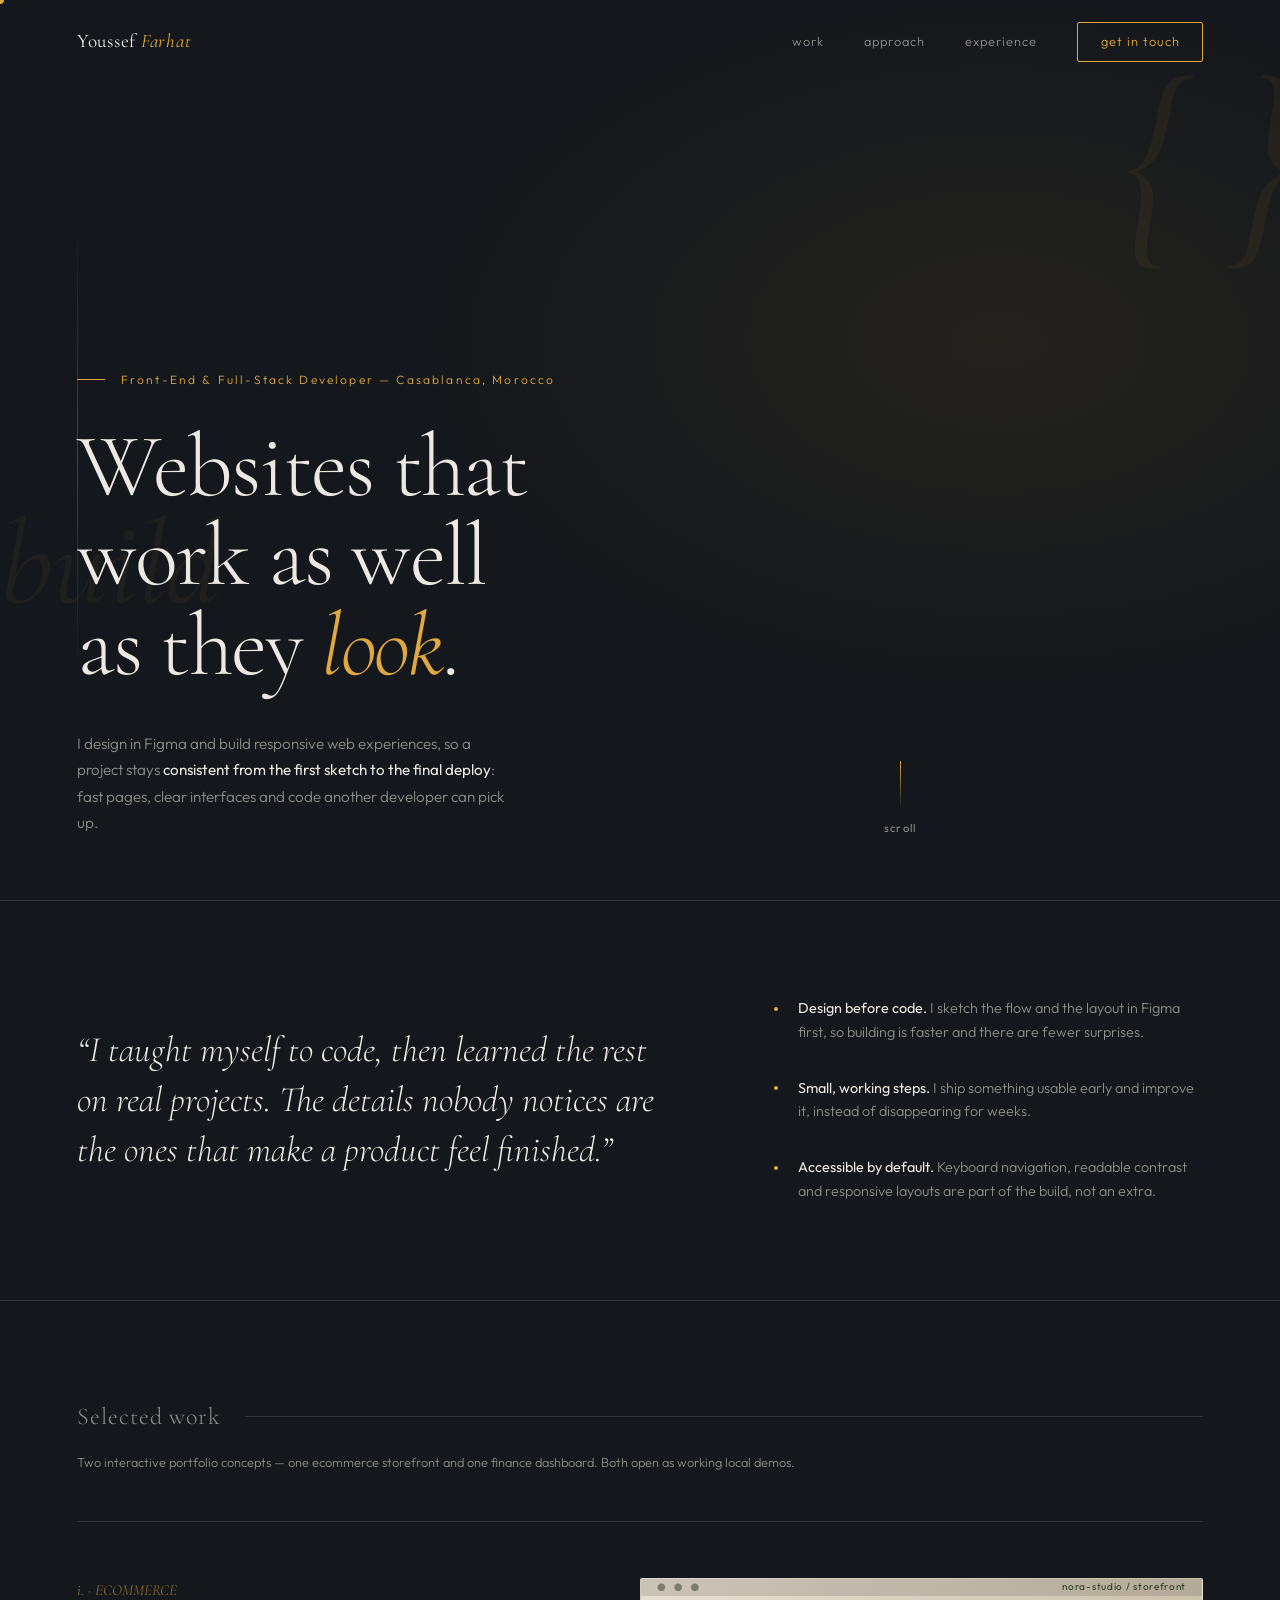
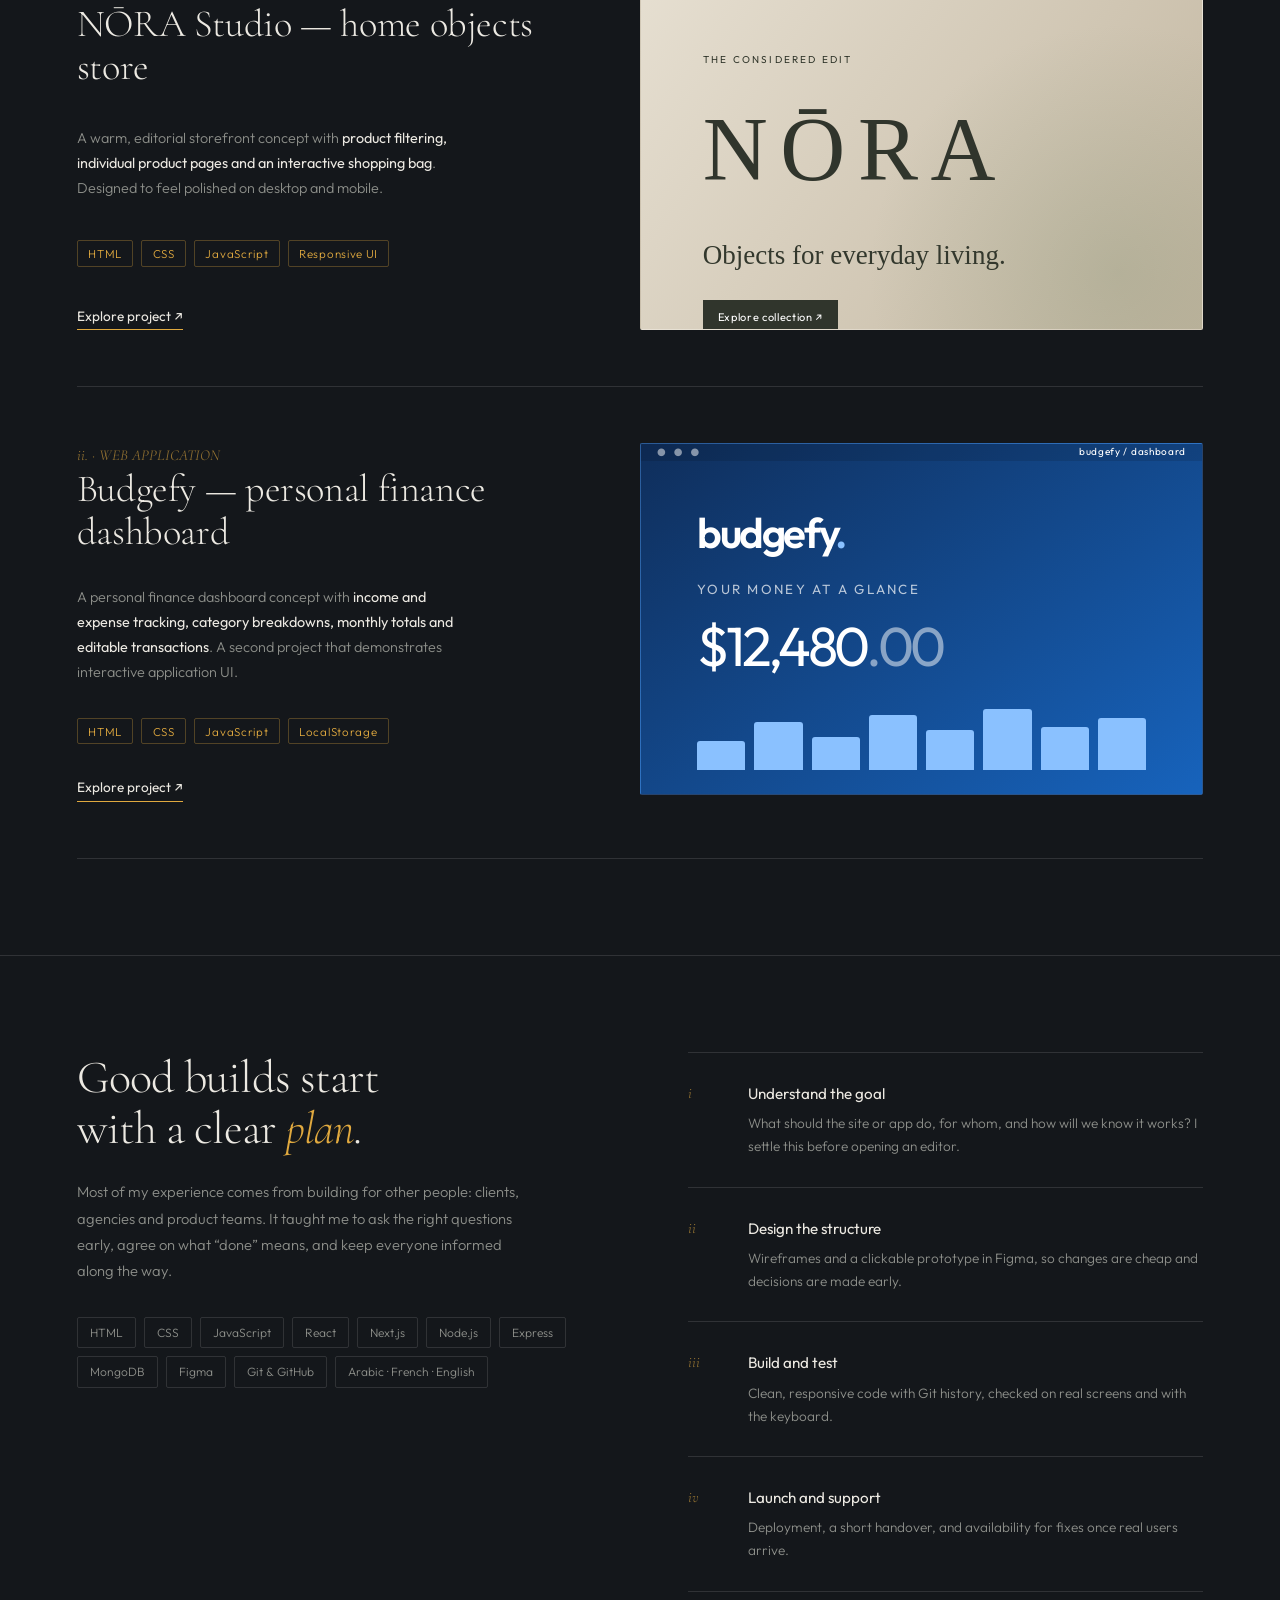
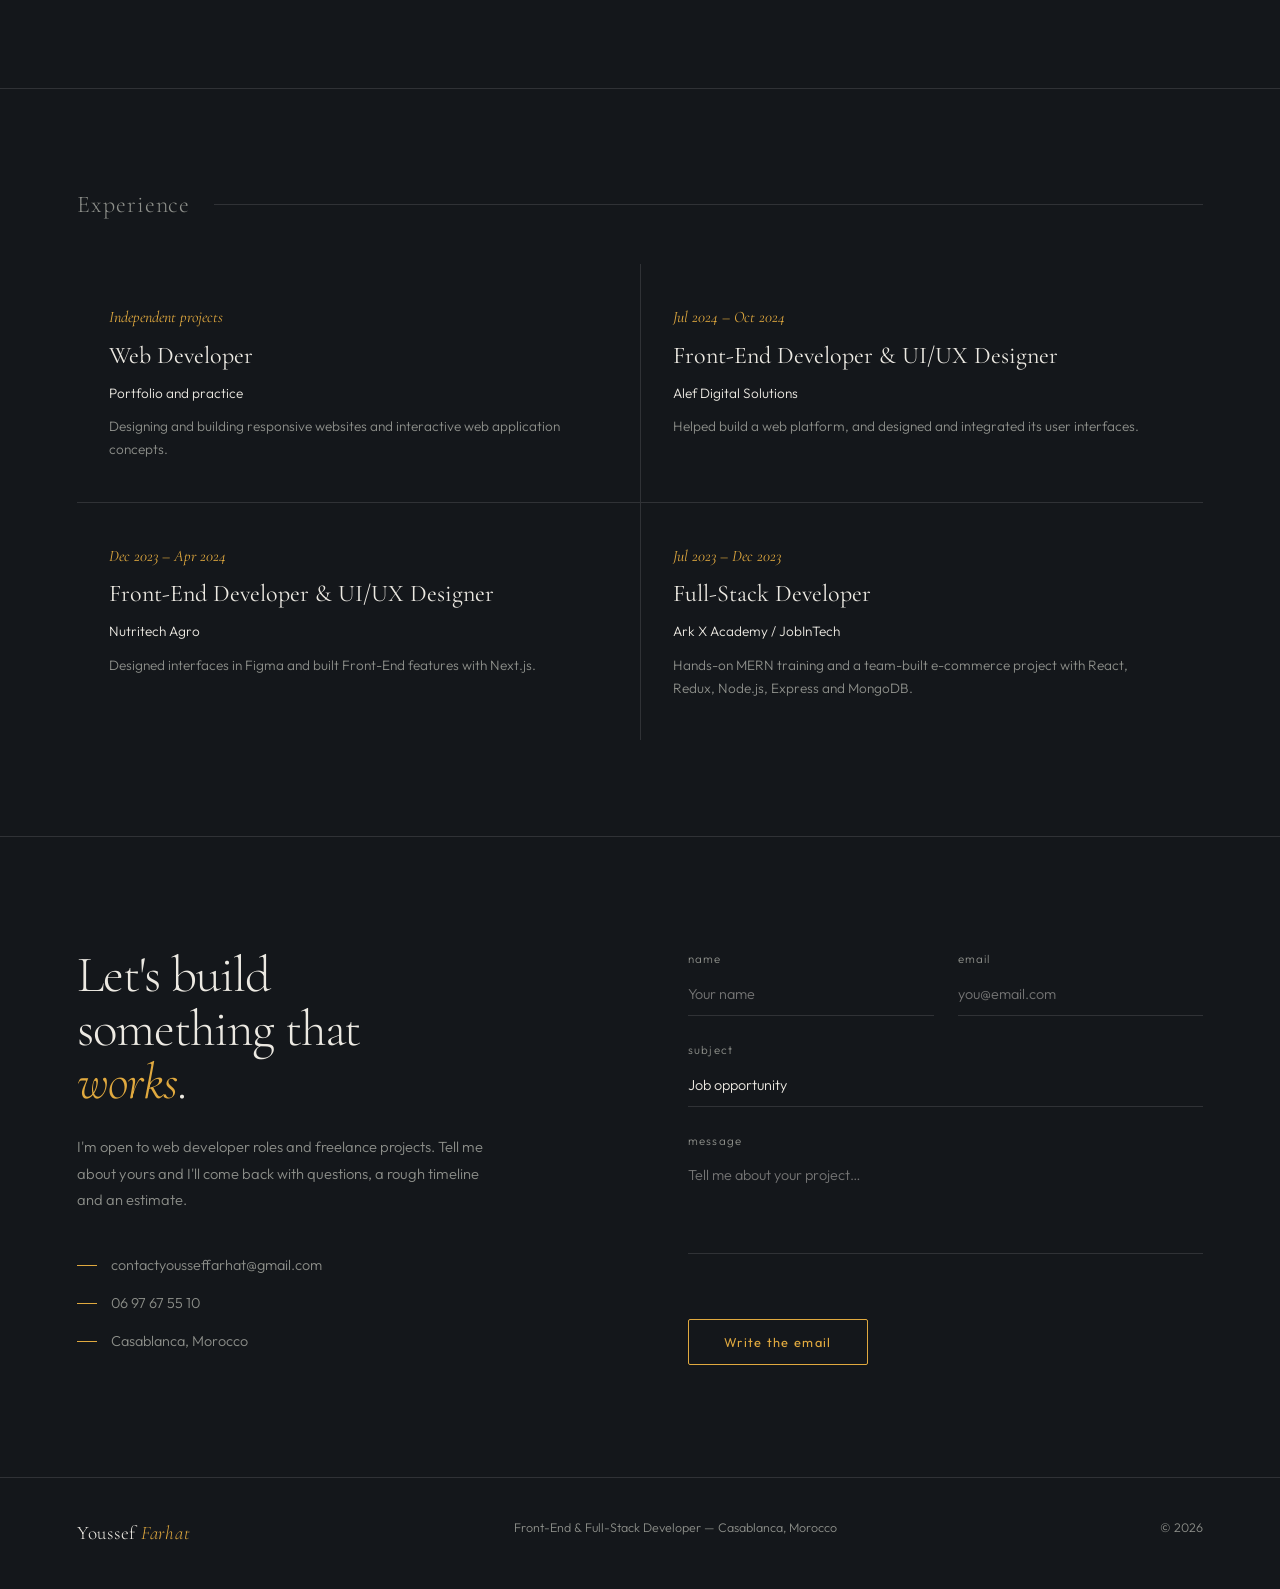
<file: portfolio/index.html>
<!doctype html>
<html lang="en">
<head>
<meta charset="UTF-8">
<meta name="viewport" content="width=device-width, initial-scale=1.0">
<title>Youssef Farhat — Front-End & Full-Stack Developer</title>
<meta name="description" content="Portfolio of Youssef Farhat, web developer in Casablanca: React, Next.js, Node.js and UI/UX.">
<link rel="preconnect" href="https://fonts.googleapis.com">
<link rel="preconnect" href="https://fonts.gstatic.com" crossorigin>
<link href="https://fonts.googleapis.com/css2?family=Cormorant+Garamond:ital,wght@0,300;0,400;1,300;1,400&family=Outfit:wght@300;400&display=swap" rel="stylesheet">
<script>document.documentElement.classList.add("js")</script>
<link rel="stylesheet" href="style.css">
</head>
<body>
<div class="cursor" id="cursor"></div>

<header id="hdr">
  <a class="logo" href="#top">Youssef <span>Farhat</span></a>
  <nav>
    <a href="#work">work</a>
    <a href="#approach">approach</a>
    <a href="#experience">experience</a>
    <a href="#contact" class="cta">get in touch</a>
  </nav>
  <button class="burger" id="burger" aria-label="Open menu"><span></span><span></span><span></span></button>
</header>
<div class="mob" id="mob">
  <a href="#work">work</a><a href="#approach">approach</a><a href="#experience">experience</a><a href="#contact">contact</a>
</div>

<main id="top">
  <section class="hero">
    <div class="float f1" aria-hidden="true">{ }</div>
    <div class="float f2" aria-hidden="true">build</div>
    <div class="hero-in">
      <p class="over">Front-End &amp; Full-Stack Developer — Casablanca, Morocco</p>
      <h1>Websites that<br>work as well<br>as they <em>look</em>.</h1>
      <div class="hero-bot">
        <p>I design in Figma and build responsive web experiences, so a project stays <strong>consistent from the first sketch to the final deploy</strong>: fast pages, clear interfaces and code another developer can pick up.</p>
        <div class="scroll" aria-hidden="true"><i></i><span>scroll</span></div>
      </div>
    </div>
  </section>

  <section class="sec man">
    <p class="quote rv">“I taught myself to code, then learned the rest on real projects. The details nobody notices are the ones that make a product feel finished.”</p>
    <div class="pillars rv">
      <p class="pillar"><span><strong>Design before code.</strong> I sketch the flow and the layout in Figma first, so building is faster and there are fewer surprises.</span></p>
      <p class="pillar"><span><strong>Small, working steps.</strong> I ship something usable early and improve it, instead of disappearing for weeks.</span></p>
      <p class="pillar"><span><strong>Accessible by default.</strong> Keyboard navigation, readable contrast and responsive layouts are part of the build, not an extra.</span></p>
    </div>
  </section>

  <section class="sec" id="work">
    <p class="title">Selected work</p>
    <p class="note">Two interactive portfolio concepts — one ecommerce storefront and one finance dashboard. Both open as working local demos.</p>

    <article class="project rv">
      <div class="p-left">
        <div><p class="num">i. · ECOMMERCE</p><h3>NŌRA Studio — home objects store</h3></div>
        <p class="p-desc">A warm, editorial storefront concept with <strong>product filtering, individual product pages and an interactive shopping bag</strong>. Designed to feel polished on desktop and mobile.</p>
        <div class="chips"><span class="chip">HTML</span><span class="chip">CSS</span><span class="chip">JavaScript</span><span class="chip">Responsive UI</span></div>
        <div class="links"><a href="../nora/index.html" target="_blank" rel="noopener">Explore project ↗</a></div>
      </div>
      <a class="p-right project-preview nora-preview" href="nora/index.html" aria-label="Open NŌRA Studio project">
        <div class="preview-browser"><span>● ● ●</span><span>nora-studio / storefront</span></div>
        <div class="nora-preview-inner"><small>THE CONSIDERED EDIT</small><strong>NŌRA</strong><span>Objects for everyday living.</span><span class="preview-pill">Explore collection ↗</span></div>
      </a>
    </article>
    <article class="project rv">
      <div class="p-left">
        <div><p class="num">ii. · WEB APPLICATION</p><h3>Budgefy — personal finance dashboard</h3></div>
        <p class="p-desc">A personal finance dashboard concept with <strong>income and expense tracking, category breakdowns, monthly totals and editable transactions</strong>. A second project that demonstrates interactive application UI.</p>
        <div class="chips"><span class="chip">HTML</span><span class="chip">CSS</span><span class="chip">JavaScript</span><span class="chip">LocalStorage</span></div>
        <div class="links"><a href="../budgefy/index.html" target="_blank" rel="noopener">Explore project ↗</a></div>
      </div>
      <a class="p-right project-preview budget-preview" href="budgefy/index.html" aria-label="Open Budgefy dashboard">
        <div class="preview-browser"><span>● ● ●</span><span>budgefy / dashboard</span></div>
        <div class="budget-preview-inner"><strong>budgefy<span>.</span></strong><small>YOUR MONEY AT A GLANCE</small><div class="budget-number">$12,480<span>.00</span></div><div class="budget-bars"><i></i><i></i><i></i><i></i><i></i><i></i><i></i><i></i></div></div>
      </a>
    </article>
  </section>

  <section class="sec process" id="approach">
    <div class="rv">
      <h2>Good builds start<br>with a clear <em>plan</em>.</h2>
      <p class="p-text">Most of my experience comes from building for other people: clients, agencies and product teams. It taught me to ask the right questions early, agree on what “done” means, and keep everyone informed along the way.</p>
      <div class="tags">
        <span class="tag">HTML</span><span class="tag">CSS</span><span class="tag">JavaScript</span><span class="tag">React</span><span class="tag">Next.js</span><span class="tag">Node.js</span><span class="tag">Express</span><span class="tag">MongoDB</span><span class="tag">Figma</span><span class="tag">Git &amp; GitHub</span><span class="tag">Arabic · French · English</span>
      </div>
    </div>
    <div class="rv">
      <div class="step"><b>i</b><div><h4>Understand the goal</h4><p>What should the site or app do, for whom, and how will we know it works? I settle this before opening an editor.</p></div></div>
      <div class="step"><b>ii</b><div><h4>Design the structure</h4><p>Wireframes and a clickable prototype in Figma, so changes are cheap and decisions are made early.</p></div></div>
      <div class="step"><b>iii</b><div><h4>Build and test</h4><p>Clean, responsive code with Git history, checked on real screens and with the keyboard.</p></div></div>
      <div class="step"><b>iv</b><div><h4>Launch and support</h4><p>Deployment, a short handover, and availability for fixes once real users arrive.</p></div></div>
    </div>
  </section>

  <section class="sec" id="experience">
    <p class="title">Experience</p>
    <div class="exp rv">
      <div class="card"><span class="when">Independent projects</span><h4>Web Developer</h4><span class="at">Portfolio and practice</span><p>Designing and building responsive websites and interactive web application concepts.</p></div>
      <div class="card"><span class="when">Jul 2024 – Oct 2024</span><h4>Front-End Developer &amp; UI/UX Designer</h4><span class="at">Alef Digital Solutions</span><p>Helped build a web platform, and designed and integrated its user interfaces.</p></div>
      <div class="card"><span class="when">Dec 2023 – Apr 2024</span><h4>Front-End Developer &amp; UI/UX Designer</h4><span class="at">Nutritech Agro</span><p>Designed interfaces in Figma and built Front-End features with Next.js.</p></div>
      <div class="card"><span class="when">Jul 2023 – Dec 2023</span><h4>Full-Stack Developer</h4><span class="at">Ark X Academy / JobInTech</span><p>Hands-on MERN training and a team-built e-commerce project with React, Redux, Node.js, Express and MongoDB.</p></div>
    </div>
  </section>

  <section class="sec contact" id="contact">
    <div class="contact-l rv">
      <h2>Let's build<br>something that<br><em>works</em>.</h2>
      <p>I'm open to web developer roles and freelance projects. Tell me about yours and I'll come back with questions, a rough timeline and an estimate.</p>
      <div class="cd" id="cd">
        <a class="cl" href="mailto:contactyousseffarhat@gmail.com">contactyousseffarhat@gmail.com</a>
        <a class="cl" href="tel:+212697675510">06 97 67 55 10</a>
        <span class="cl">Casablanca, Morocco</span>
      </div>
    </div>
    <form id="form" class="rv" novalidate>
      <div class="row">
        <div class="field"><label for="n">name</label><input id="n" placeholder="Your name" autocomplete="name"></div>
        <div class="field"><label for="e">email</label><input id="e" type="email" placeholder="you@email.com" autocomplete="email"></div>
      </div>
      <div class="field"><label for="s">subject</label>
        <select id="s"><option>Job opportunity</option><option>Freelance project</option><option>Question about my work</option><option>Something else</option></select>
      </div>
      <div class="field"><label for="m">message</label><textarea id="m" placeholder="Tell me about your project…"></textarea></div>
      <p id="msg" role="status"></p>
      <button class="send" type="submit">Write the email</button>
    </form>
  </section>
</main>

<footer>
  <span class="logo">Youssef <span>Farhat</span></span>
  <span>Front-End &amp; Full-Stack Developer — Casablanca, Morocco</span>
  <span>© 2026</span>
</footer>

<script>
// EDIT THIS: paste your links. Anything left empty is simply not shown.
const CONFIG = {
  cv: "",   // put your CV PDF next to index.html (or leave empty)
  github: "",                     // e.g. "https://github.com/your-username"
  linkedin: "",                   // e.g. "https://www.linkedin.com/in/your-profile"
  projects: []
};
const $ = id => document.getElementById(id);
const fine = matchMedia("(pointer:fine)").matches, calm = matchMedia("(prefers-reduced-motion:reduce)").matches;

/* links */
document.querySelectorAll("[data-p]").forEach(box => {
  const p = CONFIG.projects[+box.dataset.p] || {};
  [["demo", "Live demo"], ["code", "Source code"]].forEach(([k, label]) => {
    if (p[k]) box.insertAdjacentHTML("beforeend", `<a href="${p[k]}" target="_blank" rel="noopener">${label}</a>`);
  });
});
[[CONFIG.cv, "Download my CV"], [CONFIG.github, "GitHub"], [CONFIG.linkedin, "LinkedIn"]].forEach(([url, label]) => {
  if (url) $("cd").insertAdjacentHTML("beforeend", `<a class="cl" href="${url}" target="_blank" rel="noopener">${label}</a>`);
});

/* cursor dot (mouse devices only) */
if (fine && !calm) {
  const c = $("cursor"); c.classList.add("on");
  addEventListener("mousemove", e => { c.style.left = e.clientX + "px"; c.style.top = e.clientY + "px"; });
  document.querySelectorAll("a,button,.project").forEach(el => {
    el.addEventListener("mouseenter", () => c.classList.add("big"));
    el.addEventListener("mouseleave", () => c.classList.remove("big"));
  });
}

/* header, menu */
addEventListener("scroll", () => $("hdr").classList.toggle("scrolled", scrollY > 50), { passive: true });
const setMenu = open => { $("mob").classList.toggle("open", open); document.body.style.overflow = open ? "hidden" : ""; };
$("burger").addEventListener("click", () => setMenu(!$("mob").classList.contains("open")));
document.querySelectorAll("#mob a").forEach(a => a.addEventListener("click", () => setMenu(false)));

/* reveal on scroll */
const items = document.querySelectorAll(".rv");
if (calm || !("IntersectionObserver" in window)) items.forEach(e => e.classList.add("in"));
else {
  const io = new IntersectionObserver(es => es.forEach(e => { if (e.isIntersecting) { e.target.classList.add("in"); io.unobserve(e.target); } }), { threshold: .15 });
  items.forEach(e => io.observe(e));
}

/* contact form: opens the visitor's email app with the message filled in (nothing is sent by this page) */
$("form").addEventListener("submit", e => {
  e.preventDefault();
  const name = $("n").value.trim(), mail = $("e").value.trim(), text = $("m").value.trim(), out = $("msg");
  if (!name || !mail || !text) { out.textContent = "Please fill in your name, email and message."; return; }
  if (!/^[^\s@]+@[^\s@]+\.[^\s@]+$/.test(mail)) { out.textContent = "That email address doesn't look right."; return; }
  const body = `${text}\n\n${name}\n${mail}`;
  location.href = `mailto:contactyousseffarhat@gmail.com?subject=${encodeURIComponent($("s").value)}&body=${encodeURIComponent(body)}`;
  out.textContent = "Opening your email app. If nothing opens, write to contactyousseffarhat@gmail.com.";
});
</script>
</body>
</html>
</file>
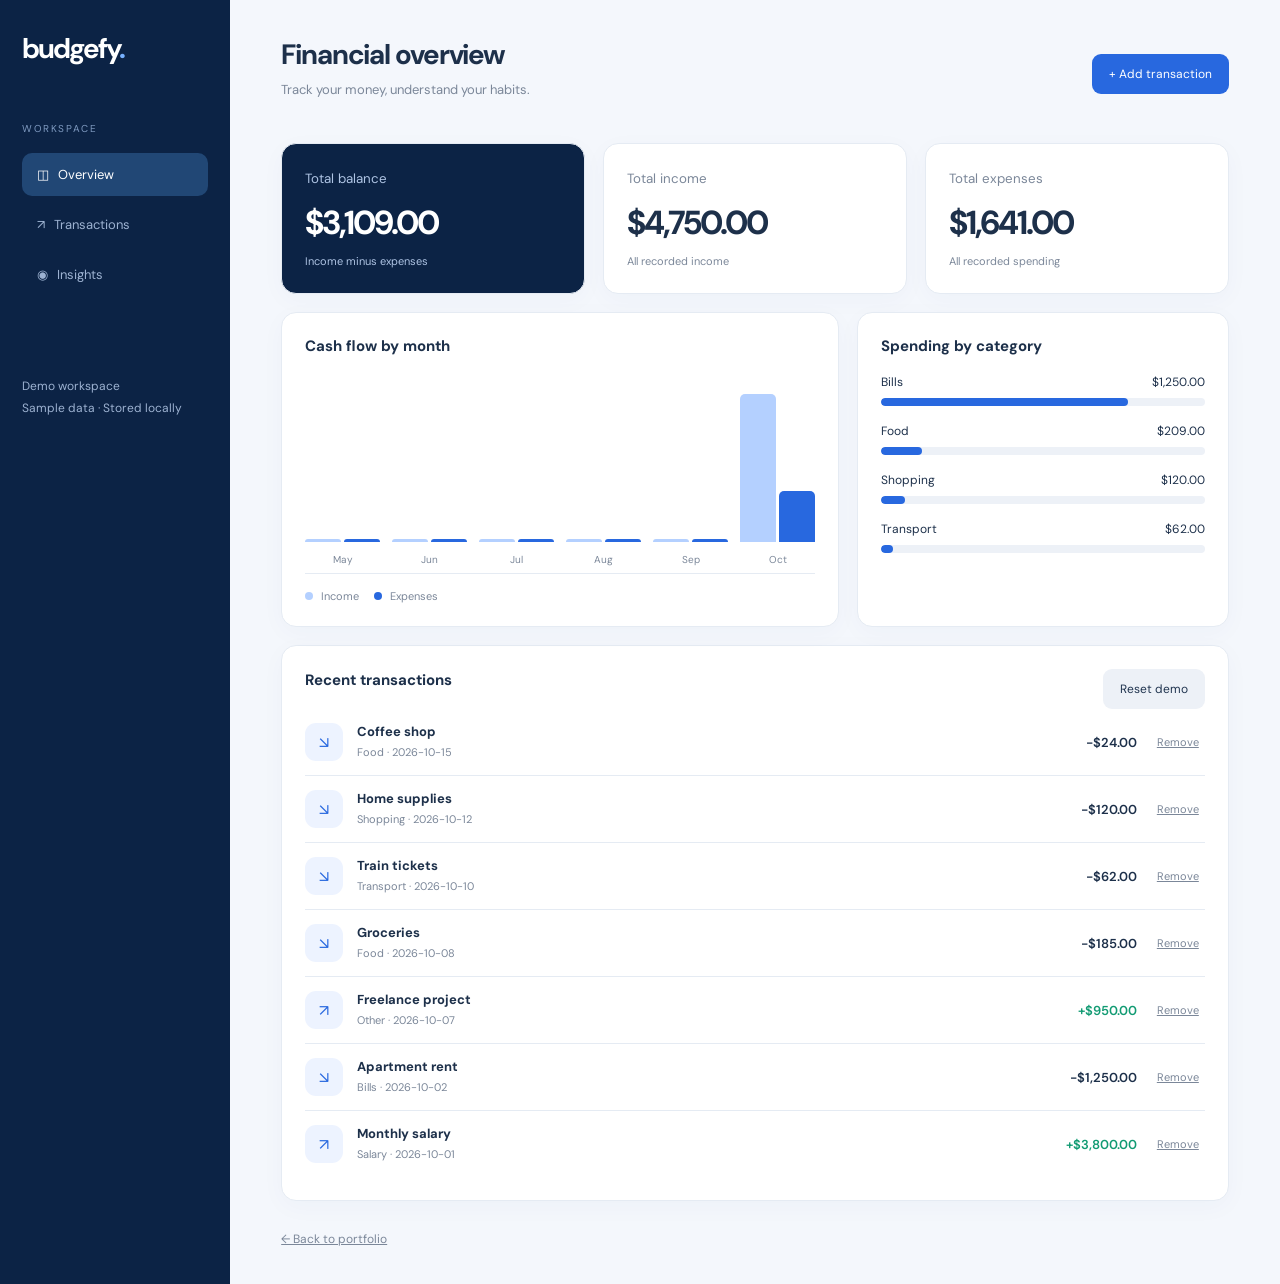
<file: portfolio/budgefy/index.html>
<!doctype html><html lang="en"><head><meta charset="utf-8"><meta name="viewport" content="width=device-width,initial-scale=1"><title>Budgefy — Personal Finance Dashboard</title><link href="https://fonts.googleapis.com/css2?family=DM+Sans:wght@400;500;600;700&display=swap" rel="stylesheet"><style>:root{--navy:#0c2345;--blue:#2868df;--light:#f4f7fc;--line:#e5ebf3;--muted:#7b8799}*{box-sizing:border-box}body{margin:0;background:var(--light);color:#1d304a;font-family:"DM Sans",sans-serif}button,input,select{font:inherit}button{cursor:pointer}a{color:inherit;text-decoration:none}.shell{display:grid;grid-template-columns:230px 1fr;min-height:100vh}.sidebar{background:var(--navy);color:white;padding:30px 22px}.brand{font-size:28px;font-weight:700;letter-spacing:-.07em}.brand span{color:#77b1ff}.side-label{font-size:10px;letter-spacing:.16em;color:#7f9ac0;margin:55px 0 18px}.side-item{padding:13px 15px;border-radius:10px;margin:7px 0;color:#9db2d1;font-size:13px}.side-item.active{background:#214775;color:white}.side-bottom{margin-top:80px;color:#9db2d1;font-size:12px;line-height:1.8}.main{padding:36px clamp(18px,4vw,60px)}.top{display:flex;align-items:center;justify-content:space-between;gap:15px;margin-bottom:32px}.top h1{font-size:28px;letter-spacing:-.04em;margin:0}.sub{color:var(--muted);font-size:13px;margin-top:8px}.btn{border:0;background:var(--blue);color:white;padding:12px 17px;border-radius:9px;font-size:12px}.btn:hover{background:#1854c0}.stats{display:grid;grid-template-columns:repeat(3,1fr);gap:18px}.stat,.panel{background:white;border:1px solid var(--line);border-radius:15px;padding:23px;box-shadow:0 6px 25px #143b7108}.stat small{color:var(--muted)}.stat strong{display:block;font-size:clamp(22px,2.6vw,34px);margin:13px 0 5px;letter-spacing:-.06em}.stat span{font-size:11px;color:var(--muted)}.stat:first-child{background:var(--navy);color:white}.stat:first-child small,.stat:first-child span{color:#afc4e4}.middle{display:grid;grid-template-columns:1.5fr 1fr;gap:18px;margin-top:18px}.panel h2{font-size:15px;margin:0 0 18px}.bars{height:200px;display:flex;gap:12px;align-items:end;padding-top:20px;border-bottom:1px solid var(--line)}.bar-wrap{flex:1;height:100%;display:flex;flex-direction:column;justify-content:end;gap:4px;align-items:center}.bar-pair{width:100%;flex:1;display:flex;align-items:end;gap:3px}.bar{flex:1;border-radius:5px 5px 0 0;background:#b4d0ff;min-height:3px}.bar.expense{background:var(--blue)}.bar-wrap small{color:var(--muted);font-size:10px;margin:7px 0}.legend{display:flex;gap:15px;font-size:11px;color:var(--muted);margin-top:15px}.dot{display:inline-block;width:8px;height:8px;border-radius:50%;background:#b4d0ff;margin-right:5px}.dot.expense{background:var(--blue)}.category{margin:17px 0}.cat-top{display:flex;justify-content:space-between;font-size:12px;margin-bottom:8px}.track{height:8px;background:#edf1f7;border-radius:10px;overflow:hidden}.fill{height:100%;background:var(--blue);border-radius:10px}.transactions{margin-top:18px}.transaction{display:flex;align-items:center;gap:14px;padding:14px 0;border-bottom:1px solid var(--line)}.transaction:last-child{border:0}.symbol{height:38px;width:38px;display:grid;place-items:center;background:#edf3ff;color:var(--blue);border-radius:11px;font-size:16px}.transaction-info{flex:1}.transaction-info strong{display:block;font-size:13px}.transaction-info small{color:var(--muted);font-size:11px}.amount{font-size:13px;font-weight:600}.amount.income{color:#129b73}.remove{border:0;background:transparent;color:var(--muted);font-size:11px;text-decoration:underline}.empty{color:var(--muted);font-size:13px}.modal-bg{position:fixed;inset:0;background:#081c36a8;display:none;place-items:center;padding:18px;z-index:10}.modal-bg.open{display:grid}.modal{background:white;border-radius:17px;padding:28px;width:min(420px,100%)}.modal h2{margin:0 0 20px}.modal label{display:block;font-size:12px;margin:13px 0}.modal input,.modal select{width:100%;border:1px solid var(--line);padding:12px;border-radius:8px;margin-top:6px}.modal-actions{display:flex;gap:10px;margin-top:18px}.secondary{background:#edf1f7;color:#213550}.back{display:inline-block;margin-top:30px;font-size:12px;color:var(--muted);text-decoration:underline}@media(max-width:900px){.shell{grid-template-columns:1fr}.sidebar{padding:18px 25px;display:flex;justify-content:space-between;align-items:center}.side-label,.side-item,.side-bottom{display:none}.middle{grid-template-columns:1fr}}@media(max-width:600px){.stats{grid-template-columns:1fr}.top{align-items:start;flex-direction:column}.main{padding:24px 18px}.stat{padding:18px}}</style></head><body><div class="shell"><aside class="sidebar"><div class="brand">budgefy<span>.</span></div><p class="side-label">WORKSPACE</p><div class="side-item active">◫ &nbsp; Overview</div><div class="side-item">↗ &nbsp; Transactions</div><div class="side-item">◉ &nbsp; Insights</div><div class="side-bottom">Demo workspace<br>Sample data · Stored locally</div></aside><main class="main"><div class="top"><div><h1>Financial overview</h1><p class="sub">Track your money, understand your habits.</p></div><button class="btn" id="openModal">+ Add transaction</button></div><section class="stats"><div class="stat"><small>Total balance</small><strong id="balance">$0.00</strong><span>Income minus expenses</span></div><div class="stat"><small>Total income</small><strong id="income">$0.00</strong><span>All recorded income</span></div><div class="stat"><small>Total expenses</small><strong id="expenses">$0.00</strong><span>All recorded spending</span></div></section><div class="middle"><section class="panel"><h2>Cash flow by month</h2><div class="bars" id="bars"></div><div class="legend"><span><i class="dot"></i> Income</span><span><i class="dot expense"></i> Expenses</span></div></section><section class="panel"><h2>Spending by category</h2><div id="categories"></div></section></div><section class="panel transactions"><div class="top" style="margin-bottom:0"><h2>Recent transactions</h2><button class="btn secondary" id="reset">Reset demo</button></div><div id="transactionList"></div></section><a class="back" href="../index.html#work">← Back to portfolio</a></main></div><div class="modal-bg" id="modalBg"><form class="modal" id="transactionForm"><h2>Add transaction</h2><label>Description<input name="name" required maxlength="60" placeholder="e.g. Coffee shop"></label><label>Amount ($)<input name="amount" type="number" required min="0.01" max="1000000" step="0.01"></label><label>Type<select name="type"><option value="expense">Expense</option><option value="income">Income</option></select></label><label>Category<select name="category"><option>Food</option><option>Shopping</option><option>Transport</option><option>Bills</option><option>Salary</option><option>Other</option></select></label><div class="modal-actions"><button type="submit" class="btn">Save transaction</button><button type="button" class="btn secondary" id="cancel">Cancel</button></div></form></div><script>
const seed=[{id:1,name:"Monthly salary",amount:3800,type:"income",category:"Salary",date:"2026-10-01"},{id:2,name:"Freelance project",amount:950,type:"income",category:"Other",date:"2026-10-07"},{id:3,name:"Apartment rent",amount:1250,type:"expense",category:"Bills",date:"2026-10-02"},{id:4,name:"Groceries",amount:185,type:"expense",category:"Food",date:"2026-10-08"},{id:5,name:"Train tickets",amount:62,type:"expense",category:"Transport",date:"2026-10-10"},{id:6,name:"Home supplies",amount:120,type:"expense",category:"Shopping",date:"2026-10-12"},{id:7,name:"Coffee shop",amount:24,type:"expense",category:"Food",date:"2026-10-15"}];const key="budgefy-demo-v1";let data;try{const saved=JSON.parse(localStorage.getItem(key));data=Array.isArray(saved)?saved:structuredClone(seed)}catch{data=structuredClone(seed)}const $=s=>document.querySelector(s),money=n=>n.toLocaleString("en-US",{style:"currency",currency:"USD"});function save(){localStorage.setItem(key,JSON.stringify(data));render()}function render(){const income=data.filter(x=>x.type==="income").reduce((s,x)=>s+x.amount,0),expenses=data.filter(x=>x.type==="expense").reduce((s,x)=>s+x.amount,0);$("#balance").textContent=money(income-expenses);$("#income").textContent=money(income);$("#expenses").textContent=money(expenses);const months=["May","Jun","Jul","Aug","Sep","Oct"];const byMonth=months.map((m,i)=>{const month=i+5;const monthData=data.filter(x=>new Date(x.date+"T12:00:00").getMonth()+1===month);return{m,income:monthData.filter(x=>x.type==="income").reduce((s,x)=>s+x.amount,0),expense:monthData.filter(x=>x.type==="expense").reduce((s,x)=>s+x.amount,0)}});const max=Math.max(1,...byMonth.flatMap(x=>[x.income,x.expense]));$("#bars").innerHTML=byMonth.map(x=>`<div class="bar-wrap"><div class="bar-pair"><div class="bar" style="height:${x.income/max*100}%"></div><div class="bar expense" style="height:${x.expense/max*100}%"></div></div><small>${x.m}</small></div>`).join("");const cats={};data.filter(x=>x.type==="expense").forEach(x=>cats[x.category]=(cats[x.category]||0)+x.amount);$("#categories").innerHTML=Object.entries(cats).sort((a,b)=>b[1]-a[1]).map(([cat,val])=>`<div class="category"><div class="cat-top"><span>${cat}</span><span>${money(val)}</span></div><div class="track"><div class="fill" style="width:${expenses?val/expenses*100:0}%"></div></div></div>`).join("")||'<p class="empty">No expenses yet.</p>';const list=$("#transactionList");list.replaceChildren();data.slice().sort((a,b)=>b.date.localeCompare(a.date)).forEach(x=>{const row=document.createElement("div");row.className="transaction";const sym=document.createElement("div");sym.className="symbol";sym.textContent=x.type==="income"?"↗":"↘";const info=document.createElement("div");info.className="transaction-info";const name=document.createElement("strong");name.textContent=x.name;const detail=document.createElement("small");detail.textContent=x.category+" · "+x.date;info.append(name,detail);const amt=document.createElement("span");amt.className="amount "+x.type;amt.textContent=(x.type==="income"?"+":"−")+money(x.amount);const remove=document.createElement("button");remove.className="remove";remove.textContent="Remove";remove.setAttribute("aria-label","Remove "+x.name);remove.onclick=()=>{data=data.filter(item=>item.id!==x.id);save()};row.append(sym,info,amt,remove);list.append(row)});if(!data.length)list.innerHTML='<p class="empty">No transactions yet. Add one to get started.</p>'}function toggle(show){$("#modalBg").classList.toggle("open",show)}$("#openModal").onclick=()=>toggle(true);$("#cancel").onclick=()=>toggle(false);$("#modalBg").onclick=e=>{if(e.target===$("#modalBg"))toggle(false)};document.addEventListener("keydown",e=>{if(e.key==="Escape")toggle(false)});$("#transactionForm").onsubmit=e=>{e.preventDefault();const f=new FormData(e.target);const amount=Number(f.get("amount"));if(!Number.isFinite(amount)||amount<=0)return;data.push({id:Date.now(),name:String(f.get("name")).trim(),amount,type:String(f.get("type")),category:String(f.get("category")),date:new Date().toISOString().slice(0,10)});save();e.target.reset();toggle(false)};$("#reset").onclick=()=>{data=structuredClone(seed);save()};render();
</script></body></html>
</file>
<file: portfolio/style.css>
:root{
  --ink:#14171b; --parch:#ece9e2; --amber:#e0a93f; --stone:#8d8f8a; --rule:rgba(236,233,226,.13);
  --serif:'Cormorant Garamond',Georgia,serif; --sans:'Outfit',system-ui,sans-serif;
}
*,*::before,*::after{box-sizing:border-box;margin:0;padding:0}
html{scroll-behavior:smooth}
body{font-family:var(--sans);background:var(--ink);color:var(--parch);line-height:1.65;-webkit-font-smoothing:antialiased;overflow-x:hidden}
a{color:inherit;text-decoration:none}
:focus-visible{outline:2px solid var(--amber);outline-offset:4px}
.sec{padding:6rem 6vw;border-top:1px solid var(--rule)}
.title{font-family:var(--serif);font-size:clamp(1.2rem,2vw,1.5rem);font-weight:300;letter-spacing:.04em;color:var(--stone);margin-bottom:1rem;display:flex;align-items:center;gap:1.5rem}
.title::after{content:'';flex:1;height:1px;background:var(--rule)}
.note{font-size:.8rem;font-weight:300;color:var(--stone);margin-bottom:3rem}
em{font-style:italic;color:var(--amber)}

/* cursor */
.cursor{position:fixed;top:0;left:0;width:8px;height:8px;border-radius:50%;background:var(--amber);pointer-events:none;z-index:9999;transform:translate(-50%,-50%);transition:width .2s,height .2s;display:none}
.cursor.on{display:block}
.cursor.big{width:34px;height:34px;background:transparent;border:1px solid var(--amber)}

/* header */
header{position:fixed;inset:0 0 auto 0;z-index:100;padding:1.4rem 6vw;display:flex;align-items:center;justify-content:space-between;transition:background .4s}
header.scrolled{background:rgba(20,23,27,.92);backdrop-filter:blur(14px);border-bottom:1px solid var(--rule)}
.logo{font-family:var(--serif);font-size:1.2rem;letter-spacing:.04em}
.logo span{color:var(--amber);font-style:italic}
nav{display:flex;align-items:center;gap:2.5rem}
nav a{font-size:.8rem;font-weight:300;letter-spacing:.08em;color:var(--stone);transition:color .25s}
nav a:hover{color:var(--parch)}
nav a.cta{padding:.5rem 1.4rem;border:1px solid var(--amber);color:var(--amber);border-radius:2px;transition:background .25s,color .25s}
nav a.cta:hover{background:var(--amber);color:var(--ink)}
.burger{display:none;background:none;border:0;cursor:pointer;padding:6px;flex-direction:column;gap:6px}
.burger span{display:block;width:22px;height:1px;background:var(--parch)}
.mob{display:none;position:fixed;inset:0;background:var(--ink);z-index:90;flex-direction:column;align-items:center;justify-content:center;gap:2.2rem}
.mob.open{display:flex}
.mob a{font-family:var(--serif);font-size:2.6rem;font-weight:300}
.mob a:hover{color:var(--amber)}

/* hero */
.hero{min-height:100vh;display:flex;flex-direction:column;justify-content:flex-end;padding:0 6vw 7vh;position:relative;overflow:hidden;background:radial-gradient(ellipse 70% 60% at 78% 38%,rgba(224,169,63,.08),transparent 65%)}
.hero::before{content:'';position:absolute;left:6vw;top:25vh;bottom:25vh;width:1px;background:linear-gradient(transparent,var(--amber),transparent);opacity:.3}
.float{position:absolute;font-family:var(--serif);font-style:italic;color:rgba(224,169,63,.06);line-height:1;pointer-events:none;user-select:none}
.f1{font-size:clamp(120px,20vw,230px);top:6vh;right:-1vw}
.f2{font-size:clamp(60px,10vw,120px);top:56vh;left:0}
.hero-in{position:relative;z-index:2;max-width:840px}
.over{font-size:.75rem;font-weight:300;letter-spacing:.18em;color:var(--amber);margin-bottom:2rem;display:flex;align-items:center;gap:1rem}
.over::before{content:'';width:28px;height:1px;background:var(--amber)}
h1{font-family:var(--serif);font-size:clamp(3.2rem,7vw,6.8rem);font-weight:300;line-height:1;letter-spacing:-.02em;margin-bottom:2.5rem}
.hero-bot{display:flex;align-items:flex-end;justify-content:space-between;gap:2rem;flex-wrap:wrap}
.hero-bot p{font-size:.95rem;font-weight:300;color:var(--stone);max-width:44ch;line-height:1.75}
strong{color:var(--parch);font-weight:400}
.scroll{display:flex;flex-direction:column;align-items:center;gap:.6rem;font-size:.7rem;letter-spacing:.12em;color:var(--stone)}
.scroll i{width:1px;height:48px;background:linear-gradient(var(--amber),transparent);animation:sl 2s ease-in-out infinite}
@keyframes sl{0%{transform:scaleY(0);transform-origin:top}50%{transform:scaleY(1);transform-origin:top}51%{transform:scaleY(1);transform-origin:bottom}100%{transform:scaleY(0);transform-origin:bottom}}
@keyframes up{from{opacity:0;transform:translateY(30px)}to{opacity:1;transform:none}}
.over,h1,.hero-bot{opacity:0;animation:up .9s ease forwards}
.over{animation-delay:.1s}h1{animation-delay:.25s}.hero-bot{animation-delay:.5s}

/* manifesto */
.man{display:flex;gap:6rem;align-items:center}
.quote{font-family:var(--serif);font-style:italic;font-size:clamp(1.5rem,2.8vw,2.4rem);font-weight:300;line-height:1.4;flex:1.4;max-width:620px}
.pillars{flex:1;display:flex;flex-direction:column;gap:2rem}
.pillar{display:flex;gap:1.25rem;font-size:.9rem;font-weight:300;color:var(--stone);line-height:1.65}
.pillar::before{content:'';width:4px;height:4px;background:var(--amber);border-radius:50%;flex-shrink:0;margin-top:.6rem}

/* projects */
.project{display:grid;grid-template-columns:1fr 1fr;border-top:1px solid var(--rule);padding:3.5rem 0;transition:border-color .3s}
.project:last-child{border-bottom:1px solid var(--rule)}
.project:hover{border-top-color:rgba(224,169,63,.35)}
.p-left{padding-right:4rem;display:flex;flex-direction:column;justify-content:space-between;gap:2rem}
.num{font-family:var(--serif);font-style:italic;font-size:.95rem;color:rgba(224,169,63,.6)}
h3{font-family:var(--serif);font-size:clamp(1.7rem,3vw,2.6rem);font-weight:300;line-height:1.1;letter-spacing:-.01em}
.p-desc{font-size:.9rem;font-weight:300;color:var(--stone);line-height:1.75;max-width:42ch}
.chips{display:flex;flex-wrap:wrap;gap:.5rem}
.chip{font-size:.72rem;font-weight:300;letter-spacing:.06em;padding:.25em .9em;border:1px solid rgba(224,169,63,.3);color:var(--amber);border-radius:2px}
.links{display:flex;gap:1.5rem;flex-wrap:wrap}
.links a{font-size:.85rem;color:var(--parch);border-bottom:1px solid var(--amber);padding-bottom:2px;transition:color .2s}
.links a:hover{color:var(--amber)}
.p-right{position:relative;aspect-ratio:16/10;overflow:hidden;border-radius:2px}
.vis{position:absolute;inset:0;display:flex;align-items:center;justify-content:center;transition:transform .6s cubic-bezier(.25,.46,.45,.94)}
.project:hover .vis{transform:scale(1.04)}
.pv1{background:linear-gradient(135deg,#0f2a2c,#17484a 55%,#23706c)}
.pv2{background:linear-gradient(135deg,#1a1633,#2c2766 55%,#4a43a8)}
.vis svg{width:92%}
.draw{stroke-dasharray:520}
.js .draw{stroke-dashoffset:520}
.js .rv.in .draw{stroke-dashoffset:0;transition:stroke-dashoffset 2.2s ease .4s}

/* process */
.process{display:grid;grid-template-columns:1fr 1fr;gap:6rem;align-items:start}
h2{font-family:var(--serif);font-size:clamp(2rem,3.6vw,3.3rem);font-weight:300;line-height:1.12;letter-spacing:-.02em;margin-bottom:1.5rem}
.p-text{font-size:.92rem;font-weight:300;color:var(--stone);line-height:1.8;max-width:46ch;margin-bottom:2rem}
.tags{display:flex;flex-wrap:wrap;gap:.5rem}
.tag{font-size:.75rem;font-weight:300;padding:.4em 1em;border:1px solid var(--rule);color:var(--stone);border-radius:2px;transition:border-color .2s,color .2s}
.tag:hover{border-color:rgba(224,169,63,.5);color:var(--parch)}
.step{padding:1.75rem 0;border-top:1px solid var(--rule);display:grid;grid-template-columns:2.5rem 1fr;gap:1.25rem}
.step:last-child{border-bottom:1px solid var(--rule)}
.step b{font-family:var(--serif);font-style:italic;font-weight:400;font-size:.95rem;color:rgba(224,169,63,.6)}
.step h4{font-size:.95rem;font-weight:400;margin-bottom:.4rem}
.step p{font-size:.85rem;font-weight:300;color:var(--stone);line-height:1.7}

/* experience */
.exp{display:grid;grid-template-columns:1fr 1fr;gap:1px;background:var(--rule);margin-top:2.5rem}
.card{background:var(--ink);padding:2.5rem 2rem;display:flex;flex-direction:column;gap:.7rem;transition:background .3s}
.card:hover{background:#191d22}
.when{font-family:var(--serif);font-style:italic;color:var(--amber);font-size:1rem}
.card h4{font-family:var(--serif);font-size:1.5rem;font-weight:400;line-height:1.2}
.card .at{font-size:.85rem;color:var(--parch);font-weight:300}
.card p{font-size:.85rem;font-weight:300;color:var(--stone);line-height:1.7}

/* contact */
.contact{display:grid;grid-template-columns:1fr 1fr;gap:6rem;align-items:start;padding:7rem 6vw}
.contact h2{font-size:clamp(2.4rem,4vw,4rem);line-height:1.05}
.contact-l p{font-size:.92rem;font-weight:300;color:var(--stone);max-width:42ch;line-height:1.8;margin-bottom:2.5rem}
.cd{display:flex;flex-direction:column;gap:.9rem}
.cl{display:flex;align-items:center;gap:.9rem;font-size:.9rem;font-weight:300;color:var(--stone);transition:color .2s}
.cl:hover{color:var(--parch)}
.cl::before{content:'';width:20px;height:1px;background:var(--amber);transition:width .2s}
.cl:hover::before{width:36px}
form{display:flex;flex-direction:column;gap:1.5rem}
.row{display:grid;grid-template-columns:1fr 1fr;gap:1.5rem}
.field{display:flex;flex-direction:column;gap:.3rem}
label{font-size:.72rem;font-weight:300;letter-spacing:.1em;color:var(--stone)}
input,select,textarea{background:transparent;border:0;border-bottom:1px solid var(--rule);padding:.75rem 0;font:300 .9rem var(--sans);color:var(--parch);outline:0;border-radius:0;-webkit-appearance:none;transition:border-color .25s}
input:focus,select:focus,textarea:focus{border-bottom-color:var(--amber)}
textarea{resize:none;min-height:100px}
select option{background:var(--ink)}
.send{align-self:flex-start;font:400 .8rem var(--sans);letter-spacing:.1em;padding:.85rem 2.2rem;background:transparent;border:1px solid var(--amber);color:var(--amber);cursor:pointer;border-radius:2px;transition:background .25s,color .25s}
.send:hover{background:var(--amber);color:var(--ink)}
#msg{font-size:.82rem;font-weight:300;min-height:1.3em;color:var(--amber)}
footer{padding:2.5rem 6vw;border-top:1px solid var(--rule);display:flex;justify-content:space-between;gap:1.5rem;flex-wrap:wrap;font-size:.78rem;font-weight:300;color:var(--stone)}
footer .logo{color:var(--parch)}

.js .rv{opacity:0;transform:translateY(26px);transition:opacity .8s ease,transform .8s ease}
.js .rv.in{opacity:1;transform:none}

@media(max-width:960px){
  .man,.process,.contact{grid-template-columns:1fr;flex-direction:column;gap:3.5rem;align-items:stretch}
  .project{grid-template-columns:1fr}.p-left{padding-right:0}.p-right{margin-top:2rem}
  .exp{grid-template-columns:1fr}
}
@media(max-width:640px){
  nav{display:none}.burger{display:flex}
  .hero::before{display:none}.row{grid-template-columns:1fr}
  .sec,.contact{padding:4.5rem 6vw}
}
@media(prefers-reduced-motion:reduce){
  html{scroll-behavior:auto}
  *,*::before,*::after{animation:none!important;transition:none!important}
  .over,h1,.hero-bot,.js .rv{opacity:1;transform:none}
  .js .draw{stroke-dashoffset:0}
  .cursor{display:none!important}
}


/* Portfolio project thumbnails */
.project-preview{display:flex;flex-direction:column;position:relative;border:1px solid rgba(255,255,255,.1);transition:transform .3s}
.project-preview:hover{transform:translateY(-4px)}
.preview-browser{height:35px;width:100%;display:flex;align-items:center;justify-content:space-between;padding:0 16px;background:rgba(0,0,0,.12);font-size:10px;letter-spacing:.07em;position:relative;z-index:1}
.preview-browser span:first-child{letter-spacing:3px;opacity:.5}
.nora-preview{background:linear-gradient(125deg,#e6dfd1,#c2b6a0);color:#33382d}
.nora-preview-inner{flex:1;display:flex;flex-direction:column;align-items:flex-start;justify-content:center;padding:10% 11%;gap:8px;background:radial-gradient(circle at 85% 70%,#8f997d55,transparent 45%)}
.nora-preview-inner small{font-size:10px;letter-spacing:.22em}
.nora-preview-inner strong{font-family:Georgia,serif;font-size:clamp(52px,8vw,90px);font-weight:400;letter-spacing:.14em;color:#30352c}
.nora-preview-inner>span{font-family:Georgia,serif;font-size:clamp(17px,2.5vw,27px)}
.preview-pill{font:11px var(--sans)!important;letter-spacing:.06em;margin-top:15px;padding:10px 15px;background:#30352c;color:#fff}
.budget-preview{background:linear-gradient(145deg,#0f2e5b,#1763bc);color:#fff}
.budget-preview-inner{padding:8% 10%;display:flex;flex-direction:column;flex:1;justify-content:center}
.budget-preview-inner>strong{font:600 clamp(25px,4vw,42px) var(--sans);color:#fff;letter-spacing:-.06em}
.budget-preview-inner>strong span{color:#8ac1ff}
.budget-preview-inner>small{margin-top:20px;letter-spacing:.17em;opacity:.7}
.budget-number{font-size:clamp(28px,5vw,55px);font-weight:400;letter-spacing:-.06em}
.budget-number span{opacity:.5}
.budget-bars{height:65px;display:flex;align-items:end;gap:9px;margin-top:14px}
.budget-bars i{background:#8ac1ff;flex:1;border-radius:3px 3px 0 0}
.budget-bars i:nth-child(1){height:45%}.budget-bars i:nth-child(2){height:75%}.budget-bars i:nth-child(3){height:52%}.budget-bars i:nth-child(4){height:85%}.budget-bars i:nth-child(5){height:62%}.budget-bars i:nth-child(6){height:95%}.budget-bars i:nth-child(7){height:67%}.budget-bars i:nth-child(8){height:80%}
</file>
